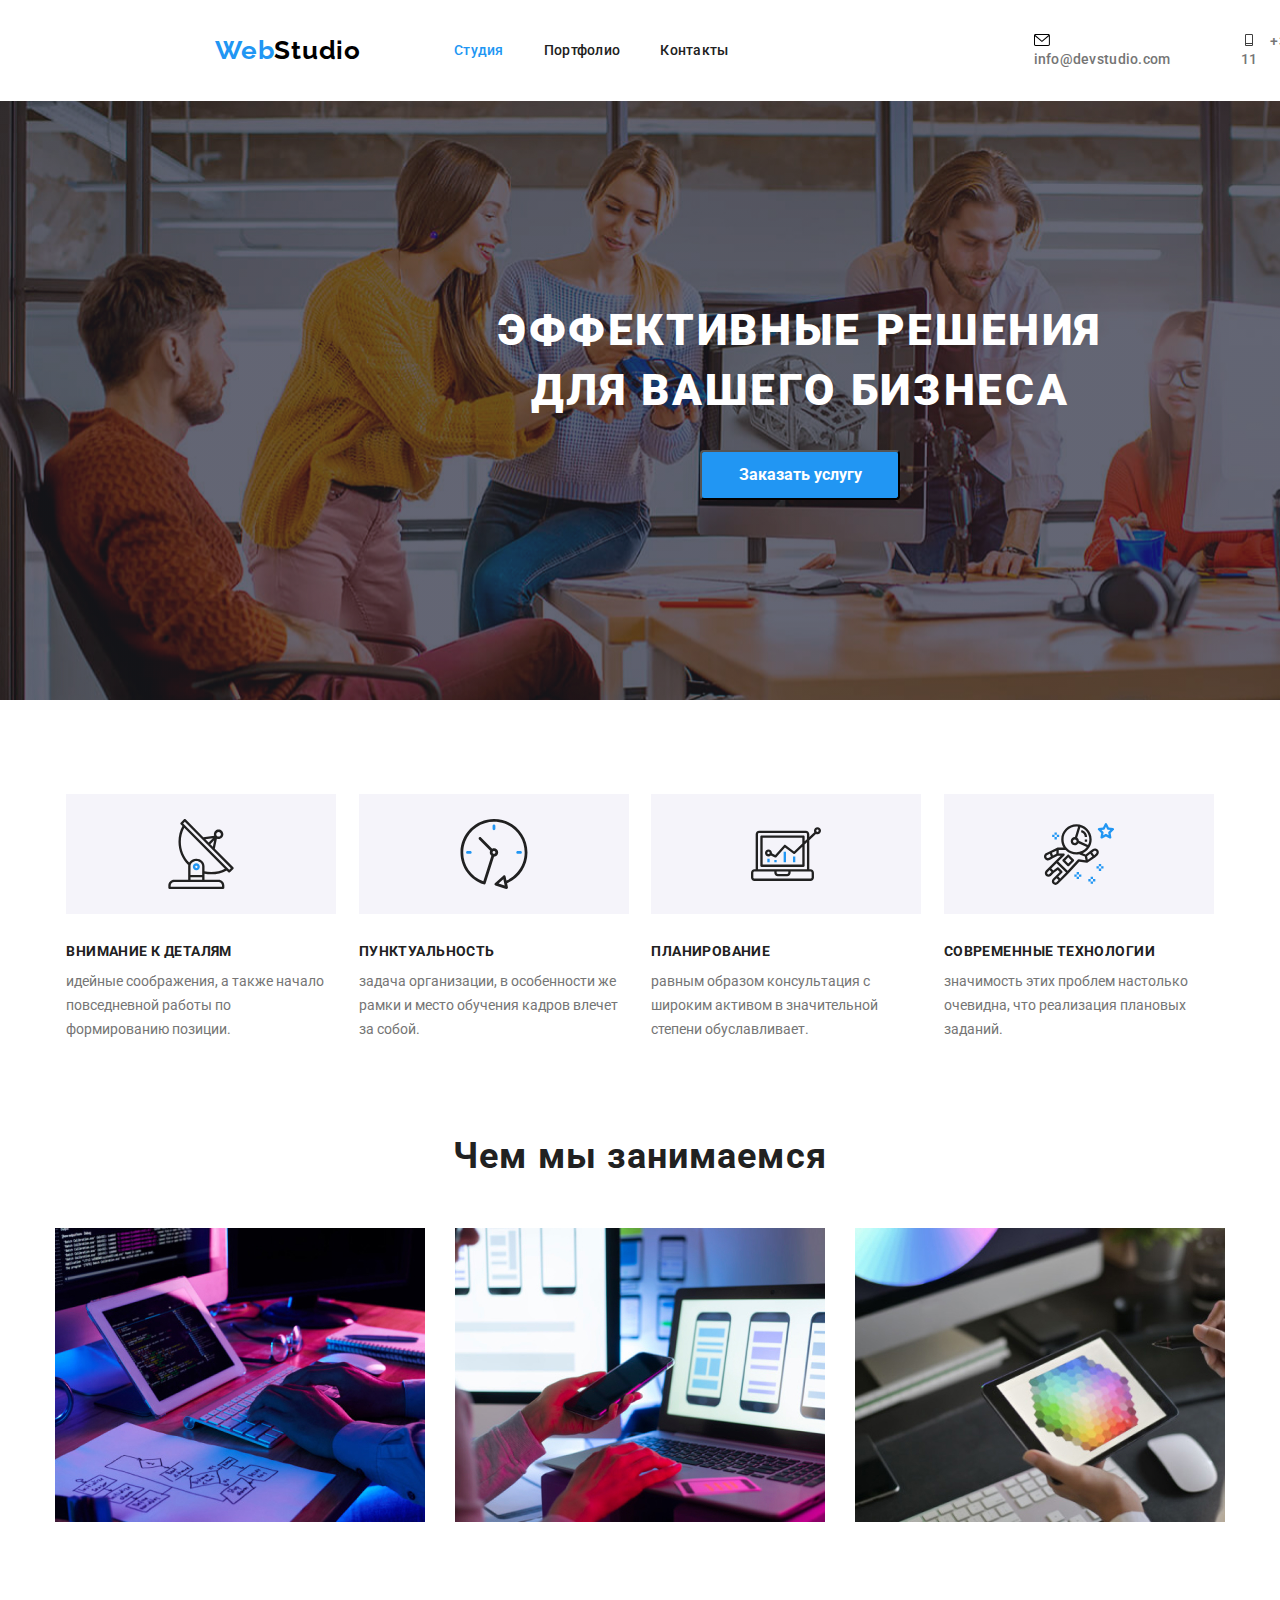
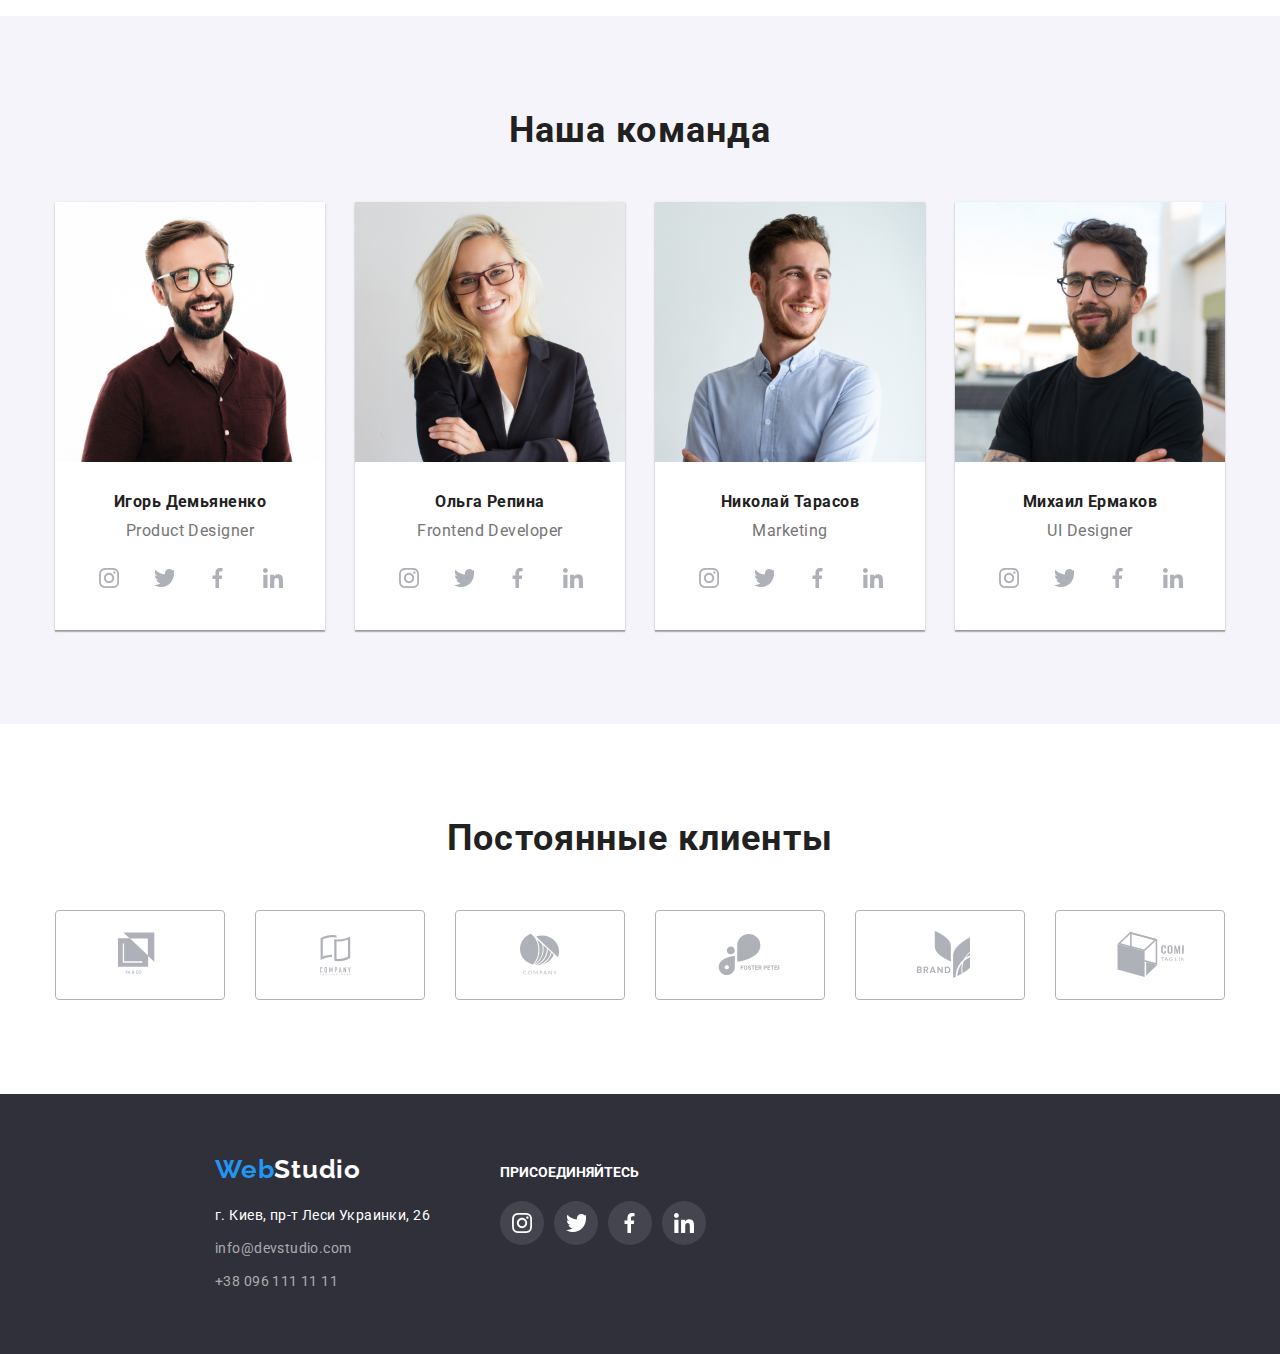
<file: index.html>
<!DOCTYPE html>
<html lang="ru">
<head>
    <meta charset="UTF-8">
    <meta name="viewport" content="width=device-width, initial-scale=1.0">
    <title>WebStudio</title>
    <link rel="stylesheet" href="https://cdnjs.cloudflare.com/ajax/libs/modern-normalize/1.0.0/modern-normalize.min.css" />
    <link rel="stylesheet" href="./css/styles.css">
    
    <link rel="preconnect" href="https://fonts.gstatic.com">
    <link
        href="https://fonts.googleapis.com/css2?family=Raleway:wght@400;700&family=Roboto:wght@400;500;700;900&display=swap"
        rel="stylesheet">
        
        <link href="https://fonts.googleapis.com/css2?family=Oleo+Script:wght@700&display=swap" rel="stylesheet">
</head>
<body>
<header class="header">
    <div class="header-container">
    <a class="main-title" href="./index.html">Web<span class="studio-word">Studio</span></a>
    <nav class="navigation-container">
        <ul class="navigation-set">
            <li><a class="navigation-studio" href="./index.html" target="_self">Студия</a></li>
            <li><a class="navigation-portfolio" href="./portfolio.html">Портфолио</a></li>
            <li><a class="navigation-contacts" href="./index.html">Контакты</a></li>
        </ul>
    </nav>
    <ul class="contacts">
        <li class="mail-contact">
    <a class="mail" href="mailto:info@devstudio.com">
        <svg class="icon-mail">
            <use href="./images/sprite.svg#icon-mail"></use>
        </svg>
        info@devstudio.com</a>
        </li>
        <li class="phone-contact">
        <a class="phone-number" href="tel:+380961111111">
            <svg class="icon-phone">
                <use href="./images/sprite.svg#icon-phone"></use>
            </svg>
        +38 096 111 11 11</a>
        </li>
    </ul>
    
    
    </div>
 </header>
 <main>
    <section class="first-section"> 
     <div class="container-first-section"><h1 class="first-title">Эффективные решения для вашего бизнеса</h1>
    </div>
    <button class="button-main" type="button">Заказать услугу</button>
    </section>
    <section class="features-section">
<ul class="features">
    <li class="feature-one">
        <div class="feature-box">
            <div class="bg-icon-feature-svg">
            <svg class="icon-features-svg" , width="70px" , height="70px" ;>
                <use href="./images/sprite.svg#icon-antenna">
                </use>
            </svg>
            </div>
            
            <h2 class="feature-title-one">Внимание к деталям</h2>

            <p class="feature-text-one">Идейные соображения, а также начало повседневной работы по формированию позиции.
            </p>
        </div>
    </li>
    <li class="feature-two">
        <div class="feature-box">
            <div class="bg-icon-feature-svg">
            <svg class="icon-features-svg" , width="70px" , height="70px" ;>
                <use href="./images/sprite.svg#icon-clock">
            
                </use>
            </svg>
            </div>
            
            <h2 class="feature-title-two">Пунктуальность</h2>

            <p class="feature-text-two">Задача организации, в особенности же рамки и место обучения кадров влечет за
                собой.</p>
        </div>
    </li>
    <li class="feature-three">
        <div class="feature-box">
            <div class="bg-icon-feature-svg">
            <svg class="icon-features-svg" , width="70px" , height="70px" ;>
                <use href="./images/sprite.svg#icon-diagram">
            
                </use>
            </svg>
            </div>
            
            <h2 class="feature-title-three">Планирование</h2>

            <p class="feature-text-three">Равным образом консультация с широким активом в значительной степени
                обуславливает.</p>
        </div>
    </li>
    <li class="feature-four">
        <div class="feature-box">
            <div class="bg-icon-feature-svg">
            <svg class="icon-features-svg" , width="70px" , height="70px" ;>
                <use href="./images/sprite.svg#icon-astronaut">
            
                </use>
            </svg>
            </div>
            
            <h2 class="feature-title-four">Современные технологии</h2>

            <p class="feature-text-four">Значимость этих проблем настолько очевидна, что реализация плановых заданий.
            </p>
        </div>
    </li>
</ul>
    </section>
    
    
     <section class="portfolio">
 <h3 class="portfolio-title-first">Чем мы занимаемся</h3>
   <ul class="images-set">
    <li class="images-point">
        <img src="images/1.jpg" width="370" height="294" alt="1">
    </li>
    <li class="images-point">
        <img src="images/2.jpg" width="370" height="294" alt="2">
    </li>
    <li class="images-point">
        <img src="images/3.jpg" width="370" height="294" alt="3">
    </li>
   </ul>
</section>
 <section class="team-container">
    <h4 class="team-title">Наша команда</h4>
        <ul class="team-set">
             <li class="team-imagine">
                <img src="./images/demyanenko.jpg" width="270" height="260" alt="Игорь Демьяненко">
                <div class="titles">
                    <p class="name-title-igor">Игорь Демьяненко</p>
                    <span class="span-title-one">Product Designer</span>
                    
                    <ul class="social-links">

                        <li class="social-item">
                            <a class="social-link" href="">
                                <svg class="social-icon">
                                    <use href="./images/sprite.svg#icon-instagram"></use>
                                </svg>
                            </a>
                         
                        </li>
                        <li class="social-item">
                            <a class="social-link" href="">
                                <svg class="social-icon">
                                    <use href="./images/sprite.svg#icon-twitter"></use>
                                </svg>
                            </a>
                        
                        </li>
                        <li class="social-item">
                            <a class="social-link" href="">
                                <svg class="social-icon">
                                    <use href="./images/sprite.svg#icon-facebook"></use>
                                </svg>
                            </a>
                        
                        </li>
                        <li class="social-item">
                            <a class="social-link" href="">
                                <svg class="social-icon">
                                    <use href="./images/sprite.svg#icon-linkedin"></use>
                                </svg>
                            </a>
                        
                        </li>
                    </ul>
                </div>
            </li>
             <li class="team-imagine">
                 <img src="./images/repina.jpg" width="270" height="260" alt="Ольга Репина">
                <div class="titles">
                    <p class="name-title-olga">Ольга Репина</p>
                    <span class="span-title-two">Frontend Developer</span>
                    <ul class="social-links">
                    
                        <li class="social-item">
                            <a class="social-link" href="">
                                <svg class="social-icon">
                                    <use href="./images/sprite.svg#icon-instagram"></use>
                                </svg>
                            </a>
                    
                        </li>
                        <li class="social-item">
                            <a class="social-link" href="">
                                <svg class="social-icon">
                                    <use href="./images/sprite.svg#icon-twitter"></use>
                                </svg>
                            </a>
                    
                        </li>
                        <li class="social-item">
                            <a class="social-link" href="">
                                <svg class="social-icon">
                                    <use href="./images/sprite.svg#icon-facebook"></use>
                                </svg>
                            </a>
                    
                        </li>
                        <li class="social-item">
                            <a class="social-link" href="">
                                <svg class="social-icon">
                                    <use href="./images/sprite.svg#icon-linkedin"></use>
                                </svg>
                            </a>
                    
                        </li>
                    </ul>
                </div> 
            </li>   
             <li class="team-imagine">
                 <img src="./images/tarasov.jpg" width="270" height="260" alt="Николай Тарасов">
                <div class="titles">
                    <p class="name-title-nikolay">Николай Тарасов</p>
                    <span class="span-title-three">Marketing</span>
                    <ul class="social-links">
                    
                        <li class="social-item">
                            <a class="social-link" href="">
                                <svg class="social-icon">
                                    <use href="./images/sprite.svg#icon-instagram"></use>
                                </svg>
                            </a>
                    
                        </li>
                        <li class="social-item">
                            <a class="social-link" href="">
                                <svg class="social-icon">
                                    <use href="./images/sprite.svg#icon-twitter"></use>
                                </svg>
                            </a>
                    
                        </li>
                        <li class="social-item">
                            <a class="social-link" href="">
                                <svg class="social-icon">
                                    <use href="./images/sprite.svg#icon-facebook"></use>
                                </svg>
                            </a>
                    
                        </li>
                        <li class="social-item">
                            <a class="social-link" href="">
                                <svg class="social-icon">
                                    <use href="./images/sprite.svg#icon-linkedin"></use>
                                </svg>
                            </a>
                    
                        </li>
                    </ul>
                </div> 
            </li>       
             <li class="team-imagine">
                 <img src="./images/yermakow.jpg" width="270" height="260" alt="Михаил Ермаков">
                <div class="titles">
                    <p class="name-title-mikhail">Михаил Ермаков</p>
                    <span class="span-title-four">UI Designer</span>
                    <ul class="social-links">
                    
                        <li class="social-item">
                            <a class="social-link" href="">
                                <svg class="social-icon">
                                    <use href="./images/sprite.svg#icon-instagram"></use>
                                </svg>
                            </a>
                    
                        </li>
                        <li class="social-item">
                            <a class="social-link" href="">
                                <svg class="social-icon">
                                    <use href="./images/sprite.svg#icon-twitter"></use>
                                </svg>
                            </a>
                    
                        </li>
                        <li class="social-item">
                            <a class="social-link" href="">
                                <svg class="social-icon">
                                    <use href="./images/sprite.svg#icon-facebook"></use>
                                </svg>
                            </a>
                    
                        </li>
                        <li class="social-item">
                            <a class="social-link" href="">
                                <svg class="social-icon">
                                    <use href="./images/sprite.svg#icon-linkedin"></use>
                                </svg>
                            </a>
                    
                        </li>
                    </ul>
                </div> 
            </li>
        </ul>
  
 </section>
 <div class="companies">
 <h5 class="clients-title">Постоянные клиенты</h5>
<ul class="companies-list">
    <li class="company-item">
        <a class="company-link" href="">
            <div class="company">
            <svg class="company-icon1">
                <use href="./images/sprite.svg#icon-logo1"></use>
            </svg>
            </div>
        </a>
    </li>
    <li class="company-item">
        <a class="company-link" href="">
            <div class="company">
                <svg class="company-icon2">
                    <use href="./images/sprite.svg#icon-logo2"></use>
                </svg>
            </div>
        </a>
    </li>
    <li class="company-item">
        <a class="company-link" href="">
            <div class="company">
                <svg class="company-icon3">
                    <use href="./images/sprite.svg#icon-logo3"></use>
                </svg>
            </div>
        </a>
    </li>
    <li class="company-item">
        <a class="company-link" href="">
            <div class="company">
                <svg class="company-icon4">
                    <use href="./images/sprite.svg#icon-logo4"></use>
                </svg>
            </div>
        </a>
    </li>
    <li class="company-item">
        <a class="company-link" href="">
            <div class="company">
                <svg class="company-icon5">
                    <use href="./images/sprite.svg#icon-logo5"></use>
                </svg>
            </div>
        </a>
    </li>
    <li class="company-item">
        <a class="company-link" href="">
            <div class="company">
                <svg class="company-icon6">
                    <use href="./images/sprite.svg#icon-logo6"></use>
                </svg>
            </div>
        </a>
    </li>
</ul>
 </div>
 
</main>
 <footer class="footer">
    <div class="footer-container">
        <a class="footer-main-title" href="./index.html">Web<span class="footer-studio-word">Studio</span></a>
        <address class="address">
            <ul class="footer-navigation-set">
                <li class="footer-navigation-point">
                    <a class="address-text" href="https://goo.gl/maps/xCqVMm954nqJxwLY9">г. Киев, пр-т Леси Украинки, 26</a>
                </li>
                <li class="footer-navigation-point">
                    <a class="mail-text" href="mailto:info@devstudio.com">info@devstudio.com</a>
                </li>
                <li class="footer-navigation-point">
                    <a class="phone-number-footer" href="tel:+380961111111">+38 096 111 11 11</a>
                </li>
            </ul>
        </address>
            <div class="footer-links-container">
                <p class="comeon">Присоединяйтесь</p>
                <ul class=footer-links>
                    <li class="social-item">
                        <a class="social-link" href="">
                            <svg class="social-icon-footer">
                                <use href="./images/sprite.svg#icon-instagram"></use>
                            </svg>
                        </a>
                
                    </li>
                    <li class="social-item">
                        <a class="social-link" href="">
                            <svg class="social-icon-footer">
                                <use href="./images/sprite.svg#icon-twitter"></use>
                            </svg>
                        </a>
                
                    </li>
                    <li class="social-item">
                        <a class="social-link" href="">
                            <svg class="social-icon-footer">
                                <use href="./images/sprite.svg#icon-facebook"></use>
                            </svg>
                        </a>
                        
                    </li>
                    <li class="social-item">
                        <a class="social-link" href="">
                            <svg class="social-icon-footer">
                                <use href="./images/sprite.svg#icon-linkedin"></use>
                            </svg>
                        </a>
                
                    </li>
                </ul>
            </div>
    </div> 
 </footer>
</body>
</html>
</file>
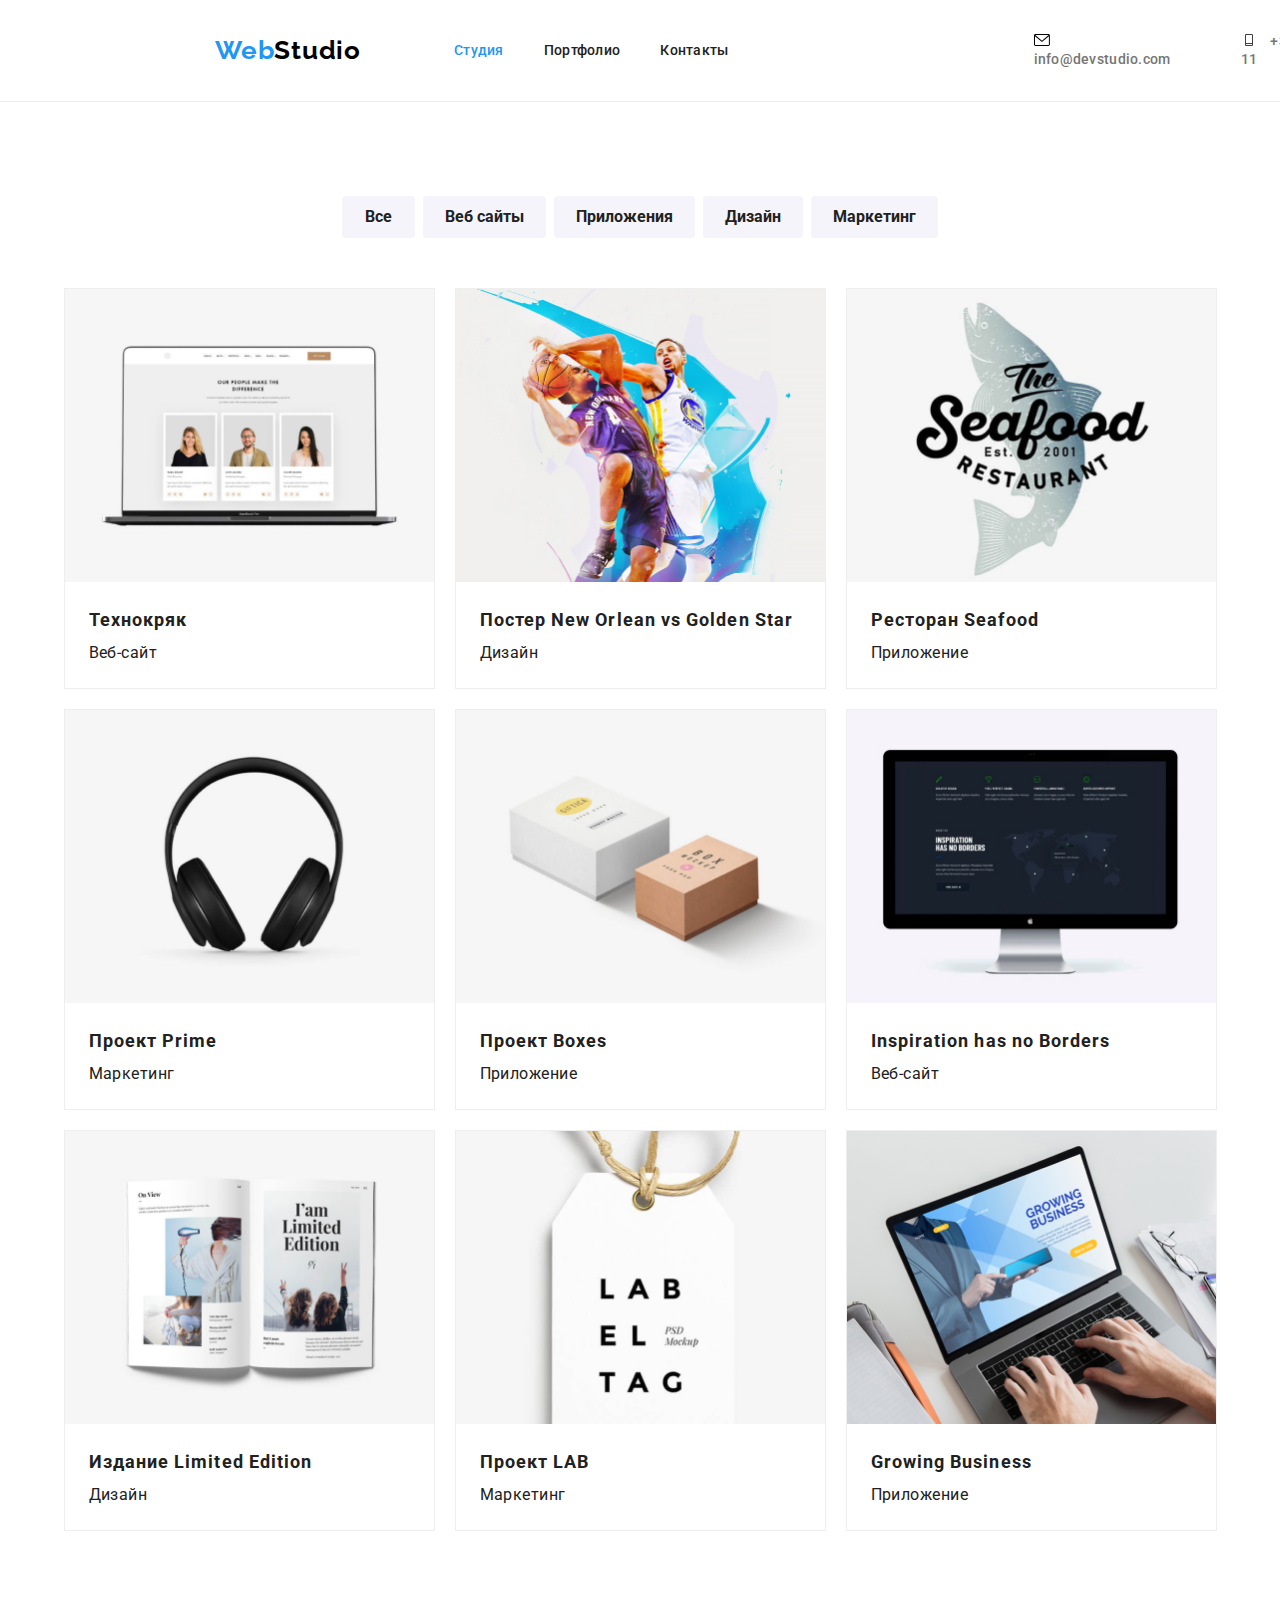
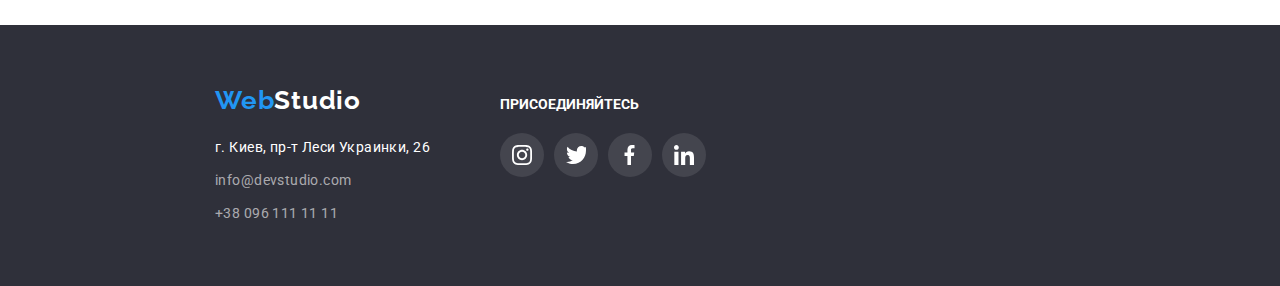
<file: portfolio.html>
<!DOCTYPE html>
<html lang="en">
<head>
    <meta charset="UTF-8">
    <meta name="viewport" content="width=device-width, initial-scale=1.0">
    <title>Portfolio</title>
    <link rel="stylesheet" href="https://cdnjs.cloudflare.com/ajax/libs/modern-normalize/1.0.0/modern-normalize.min.css" />
    <link rel="stylesheet" href="./css/styles.css">
    <link rel="preconnect" href="https://fonts.gstatic.com">
    
    <link
        href="https://fonts.googleapis.com/css2?family=Raleway:wght@400;700&family=Roboto:wght@400;500;700;900&display=swap"
        rel="stylesheet">
</head>
<body>
 <header class="header border">
    <div class="header-container">
        <a class="main-title" href="./index.html">Web<span class="studio-word">Studio</span></a>
        <nav class="navigation-container">
            <ul class="navigation-set">
                <li><a class="navigation-studio black" href="./index.html">Студия</a></li>
                <li><a class="navigation-portfolio blue" href="./portfolio.html">Портфолио</a></li>
                <li><a class="navigation-contacts" href="./index.html">Контакты</a></li>
            </ul>
        </nav>
<ul class="contacts">
    <li class="mail-contact">
        <a class="mail" href="mailto:info@devstudio.com">
            <svg class="icon-mail">
                <use href="./images/sprite.svg#icon-mail"></use>
            </svg>
            info@devstudio.com</a>
    </li>
    <li class="phone-contact">
        <a class="phone-number" href="tel:+380961111111">
            <svg class="icon-phone">
                <use href="./images/sprite.svg#icon-phone"></use>
            </svg>
            +38 096 111 11 11</a>
    </li>
</ul>
    </div>
    
 </header>
<main>
  <div class="portfolio-images-container">
    <a class="portfolio-title">
        <h1>Portfolio</h1>
    </a>
      <nav>
    <ul class="buttons-set">
        <li>
            <button class="button-portfolio" type="button">Все</button>
        </li>
        <li>
            <button class="button-portfolio" type="button">Веб сайты</button>
        </li>
        <li>
            <button class="button-portfolio" type="button">Приложения</button>
        </li>
        <li>
            <button class="button-portfolio" type="button">Дизайн</button>
        </li>
        <li>
            <button class="button-portfolio" type="button">Маркетинг</button>
        </li>
    </ul>
      </nav>

    <!-- photos-->
      <ul class="images-portfolio-set">
<li class="image-bg"><a class="link-image" href="./portfolio.html">
      <img src="./images/techduck.jpg" width="369" height="294" alt="Технокряк">
      <div class="box-image">
             <p><em class="name-image">Технокряк</em></p>
             <p class="second-name-image">Веб-сайт</p>
      </div></a>
</li>
 <li class="image-bg"><a class="link-image"  class="link-image"  href="./portfolio.html">
      <img src="./images/orlean.jpg" width="369" height="294" alt="Постер New Orlean vs Golden Star">
      <div class="box-image">
             <p><em class="name-image">Постер New Orlean vs Golden Star</em></p>
             <p class="second-name-image">Дизайн</p>
      </div></a>
</li>
 <li class="image-bg"><a class="link-image"  href="./portfolio.html">
       <img src="./images/seafood.jpg" width="369" height="294" alt="логотип Seafood">
       <div class="box-image">
             <p><em class="name-image">Ресторан Seafood</em></p>
             <p class="second-name-image">Приложение</p>
       </div></a>
</li>
 <li class="image-bg"><a class="link-image"  href="./portfolio.html">
       <img src="./images/prime.jpg" width="369" height="294" alt="товар Prime">
       <div class="box-image">
             <p><em class="name-image">Проект Prime</em></p>
             <p class="second-name-image">Маркетинг</p>
       </div></a>
</li>
 <li class="image-bg"><a class="link-image"  href="./portfolio.html">
       <img src="./images/boxes.jpg" width="369" height="294" alt="Пара коробок">
       <div class="box-image">
             <p><em class="name-image">Проект Boxes</em></p>
             <p class="second-name-image">Приложение</p>
       </div></a>
</li>
 <li class="image-bg"><a class="link-image"  href="./portfolio.html">
       <img src="./images/inspiration.jpg" width="369" height="294" alt="Карта без границ">
       <div class="box-image">
             <p><em class="name-image">Inspiration has no Borders</em></p>
             <p class="second-name-image">Веб-сайт</p>
       </div></a>
</li>
 <li class="image-bg"><a class="link-image"  href="./portfolio.html">
       <img src="./images/limited.jpg" width="369" height="294" alt="Издание">
       <div class="box-image">
             <p><em class="name-image">Издание Limited Edition</em></p>
             <p class="second-name-image">Дизайн</p>
       </div></a>
</li>
 <li class="image-bg"><a class="link-image"  href="./portfolio.html">
       <img src="./images/lab.jpg" width="369" height="294" alt="Проект LAB">
       <div class="box-image">
             <p><em class="name-image">Проект LAB</em></p>
             <p class="second-name-image">Маркетинг</p>
       </div></a>
</li>
 <li class="image-bg"><a class="link-image"  href="./portfolio.html">
       <img src="./images/business.jpg" width="369" height="294" alt="Бизнес рост">
       <div class="box-image">
             <p><em class="name-image">Growing Business</em></p>
             <p class="second-name-image">Приложение</p>
       </div></a>
 </li>
    </ul>
 </div>
 </main>
<footer class="footer">
    <div class="footer-container">
    <a class="footer-main-title" href="./index.html">Web<span class="footer-studio-word">Studio</span></a>
    <address class="address">
        <ul class="footer-navigation-set">
            <li class="footer-navigation-point">
                <a class="address-text" href="https://goo.gl/maps/xCqVMm954nqJxwLY9">г. Киев, пр-т Леси Украинки, 26</a>
            </li>
            <li class="footer-navigation-point">
                <a class="mail-text" href="mailto:info@devstudio.com">info@devstudio.com</a>
            </li>
            <li class="footer-navigation-point">
                <a class="phone-number-footer" href="tel:+380961111111">+38 096 111 11 11</a>
            </li>

        </ul>
    </address>
    <div class="footer-links-container">
        <p class="comeon">Присоединяйтесь</p>
        <ul class=footer-links>
            <li class="social-item">
                <a class="social-link" href="">
                    <svg class="social-icon-footer">
                        <use href="./images/sprite.svg#icon-instagram"></use>
                    </svg>
                </a>
    
            </li>
            <li class="social-item">
                <a class="social-link" href="">
                    <svg class="social-icon-footer">
                        <use href="./images/sprite.svg#icon-twitter"></use>
                    </svg>
                </a>
    
            </li>
            <li class="social-item">
                <a class="social-link" href="">
                    <svg class="social-icon-footer">
                        <use href="./images/sprite.svg#icon-facebook"></use>
                    </svg>
                </a>
    
            </li>
            <li class="social-item">
                <a class="social-link" href="">
                    <svg class="social-icon-footer">
                        <use href="./images/sprite.svg#icon-linkedin"></use>
                    </svg>
                </a>
    
            </li>
        </ul>
    </div>
    </div>
</footer>
</body>
</html>
</file>
<file: css/styles.css>
:root {
  font-family: "Roboto", "Raleway"; sans-serif;
  
  a {text-decoration: none;}
  --accent-color: #2196F3;
  --second-text-color: #757575;
  --button-color: #ffffff;
  --main-font: "Roboto", sans-serif;
  --secondary-font: "Raleway"; sans-serif;
  
  --accent-fill: #AFB1B8;
}
*,
*::before,
*::after {
  border: solid 1px color:darkred;
}

li {

 list-style-type: none; 
}
  
*,
*::before,
*::after{
box-sizing: border-box;

}
*,
*::before,
*::after{
margin: auto;


}

html {
width: 100%;
max-width: 100%;
overflow-x: hidden;
 
}
h1,
h2,
h3,
h4,
h5,
h6,
p {
  margin: 0;
}
ul,
ol {
  list-style: none;
  padding: 0;
  margin: 0;
}
body{
  font-family: var(--main-font);
  color: #000000;
  font-style: normal;
  
}
*,
*::before,
*::after {
  margin: 0px;
  padding: 0px;
  
}
*,
*::before,
*::after{
  text-decoration: none;
}
img {
  display: block;
  max-width: 100%;
  height: auto;
}


.features-section,
.portfolio,
.team-container{
  min-width: 1170px;
}
.header,
.first-section,
.footer{
  min-width: 1600px;
  
}
/*--------header-------*/
.header {
 
  margin: auto;
  
  justify-content: center;
  display: flex;
  
  padding-top: 32px;
  padding-bottom: 32px;
  
}
.header-container {
  display: flex;
  align-items: center;
  justify-content: center;

  margin-left: 215px;
  margin-right: 215px;

}
.border{ 
 
border-bottom: 1px solid #ECECEC;
}


/*title*/
.main-title {
  
  font-family: var(--secondary-font), oleo-script;
  font-weight: 700;
  line-height: 1.19;
  
 
  font-size: 26px;
  letter-spacing: 0.03em;
  color: #2196F3;
  text-decoration: none;
}
.studio-word {
  color: black;
}
/*navigation*/
.navigation-container {
  display: flex;
  align-items: center;
  
}
.navigation-set {
  display: flex;
justify-content: center;

margin-right: 305px;
}


.header .main-title {
  margin-right: 93px;
}
.navigation-studio,
.navigation-portfolio {
margin-right: 40px;
}
.blue:visited {
  color: #2196F3;
}
.black:visited {
  color:#212121
}
.header .mail {
margin-right: 50px;
}
.icon-mail,
.icon-phone {
  width: 16px;
  height: 12px;
  margin-right: 10px;
  
}
.contacts {
  display: flex;
  
}
.mail-contact,
.phone-contact {
  display:inline;
 
}




.portfolio-title {
display: none;
}
.portfolio {
  display: block;
  align-items: center;
 
  
 justify-content: center;
  margin: auto;
  padding-bottom: 94px;
  padding-top: 94px;
}

.portfolio-images-container {
 display: flex;
  
  
  width: 1200px;
  
  align-items: center;
  justify-content: center;
 margin: auto;

padding-top: 94px;
padding-bottom: 94px;
 flex-direction: column;

 
}

.images-portfolio-set {
  display: flex;
  flex-wrap: wrap;
 min-width: 1200px;
  justify-content: center;
  margin: auto;
margin-top: -20px;
  margin-left: -20px;
}
.image-bg {
 margin-left: 20px;
margin-top: 20px;
  background-color:#ffffff;
  border: 1px solid #EEEEEE;
  
}
.image-bg:hover{
box-shadow: 0px 1px 1px
   rgba(0, 0, 0, 0.12),
    0px 4px 4px rgba(0, 0, 0, 0.06),
     1px 4px 6px rgba(0, 0, 0, 0.16);
}
.image-bg:focus{
box-shadow: 0px 1px 1px
   rgba(0, 0, 0, 0.12),
    0px 4px 4px rgba(0, 0, 0, 0.06),
     1px 4px 6px rgba(0, 0, 0, 0.16);
}

.link-image:hover,
.link-image:focus {
  box-shadow: 0px 1px 1px
   rgba(0, 0, 0, 0.12),
    0px 4px 4px rgba(0, 0, 0, 0.06),
     1px 4px 6px rgba(0, 0, 0, 0.16);
}
.box-image {
 
  padding-top: 20px;
  padding-bottom: 20px;
  padding-left: 24px;
  padding-right: 24px;
  
}
.name-image{
  
  font-family: Roboto;
  font-style: normal;
  font-weight: 700;
  font-size: 18px;
  line-height: 200%;
 color: #212121;
  
  letter-spacing: 0.06em;
}
.second-name-image {
  
  font-family: Roboto;
  font-style: normal;
  font-weight: 400;
  font-size: 16px;
  line-height: 187%;
  letter-spacing: 0.03em;
  color: #212121;
  
}

.navigation-studio,
.navigation-portfolio,
.navigation-contacts,
.mail,
.phone-number {
  font-weight: 500;
  
  font-size: 14px;
  text-decoration: none;
  line-height: 1.14;
  letter-spacing: 0.02em;
}
.mail {
  
  color: #757575;
}
.phone-number {
 
  color: #757575;
  
}
.navigation-studio {
  width: 49px;
  color:#2196F3;
}
.navigation-portfolio {
  width: 77px;
  color: #212121;
}
.navigation-contacts {
  width: 68px;
  color: #212121;
}
.navigation-studio:hover,
.navigation-portfolio:hover,
.navigation-contacts:hover,
.navigation-studio:focus,
.navigation-portfolio:focus,
.navigation-contacts:focus,
.mail:hover,
.mail:focus,
.phone-number:hover,
.phone-number:focus,
.icon-mail:hover,
.icon-mail:focus,
.icon-phone:hover,
.icon-phone:focus {
  text-decoration: none;
  color: #2196F3;
  cursor: pointer;
  fill: #2196F3;
}
.mail:hover > .icon-mail,
.mail:focus > .icon-mail,
.phone-number:hover > .icon-phone,
.phone-number:focus > .icon-phone {
  
 
}


.navigation-studio:active{
  color: #2196F3;
}
.mail:hover,
.mail:focus,
.mail:active,
.address-text,
.mail-text,
.phone-number,
.phone-number-footer {
  text-decoration: none;
  cursor: pointer;
  
}

.navigation-set,
.features-points,
.images-set,
.team-set,
.buttons-set,
.images-portfolio-set,
.footer-navigation-set {
  list-style: none; 
  color: inherit;
}

/*---header end---*/
/*----first section---*/
.first-section {
  align-items: center;
  display: flex;
  
 background-image: linear-gradient(rgba(47, 48, 58, 0.4), rgba(47, 48, 58, 0.4)), url(../images/mainimg.jpg);
 background-repeat: no-repeat;
 background-size: cover;
  justify-content: center;
  margin: auto;
  background-color: #2f303a;
  flex-direction: column;
  padding-top: 200px;
  padding-bottom: 200px;
}
.container-first-section .first-title{
  display: flex;
  justify-content: center;
  width: 696px;
 align-items: center;
  
  text-align: center;
  font-style: normal;
  font-weight: 900;
  font-family: var(--main-font);
  font-size: 44px;
  line-height: 1.36;
  letter-spacing: 0.06em;
  
  text-transform: uppercase;
  color: #ffffff;
  
}
.button-main {
  width: 200px;
  min-height: 50px;
  background: #2196F3;
  font-weight: bold;
  line-height: 1.88;
  border-radius: 4px;
  margin-top: 30px;
  
  text-align: center;
  align-items: center;
  color: #ffffff;
  cursor: pointer;
}
.buttons-set {
  display: flex;
  justify-content: center;
  margin-bottom: 50px;
  
}
.button-portfolio {
  min-width: 73px;
  
  background: #F5F4FA;
  font-weight: bold;
  line-height: 1.88;
  border-radius: 4px;
  padding-left: 22px;
  padding-right: 22px;
  padding-top: 6px;
  padding-bottom: 6px;
  color: #212121;
  cursor: pointer;
  border: none;
  margin-left: 4px;
  margin-right: 4px;
}


.button-main:active,
.button-main:hover,
.button-main:focus,
.button-portfolio:active,
.button-portfolio:hover,
.button-portfolio:focus {
background: #2196F3;
color: var(--button-color);
}
/*---------*/
/*----features---*/
.features-section{
  display: flex;
  justify-content: center;
}
.features {
margin: auto;
 align-items: center;
 display: flex;
 justify-content: space-around;
 list-style-type: none;
 width: 1170px;
 padding-top: 94px;

}
.features-points{
 
  display: flex;
  justify-content: space-between;
  
}
.feature-points:not(:last-child){
  
}
.icon-features-svg {


}
.bg-icon-feature-svg{
  display: flex;
  width: 270px;
  height: 120px;
  align-items: center;
  justify-content: center;
  background-color: #F5F4FA;
  margin-bottom: 30px;
}
.feature-box {
 
  width: 270px;
}
.feature-title-one,
.feature-title-two,
.feature-title-three,
.feature-title-four { 
  
  font-size: 14px;
  font-weight: 700;
  line-height: 1.14;
  letter-spacing: 0.03em;
  text-transform: uppercase;
  color: #212121;
}


.feature-text-one,
.feature-text-two,
.feature-text-three,
.feature-text-four {
   
 display: flex;


  margin-top: 10px;
  font-weight: 400;
  line-height: 1.71;
  font-size: 14px;
  font-style: normal;
  text-transform: lowercase;
  letter-spacing: 0,03em;
  color: var(--second-text-color)
}
/*----features end---*/
/*----portfolio-----*/
.portfolio-container {
  margin: auto;
  min-width: 1600px;
  background-color: #ffffff;
}
.portfolio-title-first,
.team-title,
.clients-title {
  margin: auto;
  font-size: 36px;
  line-height: 1.16;
  letter-spacing: 0.03em;
  text-align: center;
  
 
  color: #212121;
}
.portfolio-title-first{
  margin-bottom: 50px;
}
.portfolio-title{
  
  justify-content: center;
}
.images-set {
 margin-left: 215px;
 margin-right: 215px;
 margin: auto;
  display: flex;
  align-items: center;
 justify-content: center;
 

}

.images-point:not(:last-child){
  padding-right: 30px;
}
/*team*/
.team-container {
  display: flex;
  flex-direction: column;
  justify-content: center;
 align-items: center;
  
padding-top: 94px;
padding-bottom: 94px;
  background: #F5F4FA;
  
 
}
.team-title {

  
  
}
.team-set{
  
  display: flex;
 
 
}
.team-imagine{
  display: flex;
  flex-direction: column;


  margin-top: 50px;
  
  background: #ffffff;
  box-shadow: 0px 1px 3px
   rgba(0, 0, 0, 0.12), 
   0px 1px 1px rgba(0, 0, 0, 0.14),
    0px 2px 1px rgba(0, 0, 0, 0.2);
}
.team-imagine:not(:last-child){
  margin-right: 30px;
}
.titles{
  display: flex;
  flex-direction: column;
  justify-content: space-around;
  
  margin-top: 30px;
  margin-bottom: 30px;
}
.name-title-igor,
.name-title-olga,
.name-title-nikolay,
.name-title-mikhail {
 
  font-weight: bold;
  font-size: 16px;
  line-height: 1.19;
  letter-spacing: 0.03em;
  text-align: center;
  
  color: #212121;
}
.span-title-one,
.span-title-two,
.span-title-three,
.span-title-four {
  
  font-size: 16px;
  line-height: 1.19;
  letter-spacing: 0.03em;
 margin-top: 10px;
  text-align: center;
  margin-bottom: 16px;
  color: var(--second-text-color);
}
.social-links{
display: flex;
justify-content: space-between;
 padding-left: 32px;
  padding-right: 30px;
}
.social-link{
  display: flex;
align-items: center;
justify-content: center;
width: 44px;
height: 44px;
border-radius: 50%;
fill: #AFB1B8;
}
.social-link:hover .social-icon,
.social-link:focus .social-icon {
  fill: #fff;
}
.social-link:hover,
.social-link:focus{
  background-color: #2196F3;
}
.social-icon{
  width: 20px;
  height: 20px;
}
.companies{

 
  width: 1170px;
 
  margin: auto;
  margin-bottom: 94px;
  margin-top: 94px;
  
}
.clients-title {
  margin-bottom: 50px;
}
.companies-list{
  display: flex;
  align-items: center;
  justify-content: space-between;
 
}

.company{
  display: flex;
align-items: center;
justify-content: center;
 width: 170px;
  height: 90px;
  border: 1px solid #AFB1B8;
  border-radius: 4px;
}
.company-link:hover,
.company-link:focus {
  border-color: #2196F3;
}
.company-link:hover .company-icon1,
.company-link:focus .company-icon1 {
fill: #2196F3;
}
.company-link:hover .company-icon2,
.company-link:focus .company-icon2 {
fill: #2196F3;
}
.company-link:hover .company-icon3,
.company-link:focus .company-icon3 {
fill: #2196F3;
}
.company-link:hover .company-icon4,
.company-link:focus .company-icon4 {
fill: #2196F3;
}
.company-link:hover .company-icon5,
.company-link:focus .company-icon5 {
fill: #2196F3;
}
.company-link:hover .company-icon6,
.company-link:focus .company-icon6 {
fill: #2196F3;
}

.company-link:hover:nth-child(1),
.company-link:focus:nth-child(1){
border-color: #2196F3;
}
.company-icon1 {
  width: 44.27px;
  height: 49.23px;
  fill: var(--accent-fill);
}
.company-icon2 {
  width: 40px;
  height: 52px;
  fill: var(--accent-fill);
}
.company-icon3{
  width: 41px;
  height: 42.6px;
  fill: var(--accent-fill);
}
.company-icon4 {
  width: 79.46px;
  height: 42.02px;
  fill: var(--accent-fill);
}
.company-icon5 {
  width: 59px;
  height: 47px;
  fill: var(--accent-fill);
}
.company-icon6{
  width: 88.48px;
  height: 45.44px;
  fill: var(--accent-fill);
}


/*FOOTER*/
.footer {
  
  display: flex;
   align-items: center;
  justify-content: center;
  margin: auto;
  margin-bottom: auto;

  padding-top: 60px;
 padding-bottom: 60px;
  background: #2f303a;
}
.footer-container {
 display: inline-block;

padding-left: 215px;
  min-width: 1600px;
margin: auto;
 
 
}
.footer-navigation-set {
  display: inline-block;
 float:left;

 flex-direction: column;
 margin-top: 20px;
}
.footer-studio-word {
  color: #ffffff;
}
.footer-main-title{
  
  font-weight: 700;
  
  font-style: normal;
 
  color: #2196F3;
  font-family: var(--secondary-font), oleo-script;
  text-decoration: none;
  line-height: 1.19;
  font-style: bold;
 
  font-size: 26px;
  letter-spacing: 0.03em;
}

.footer-navigation-point:not(:last-child){
  margin-bottom: 9px;
}
.address {
  
  font-style: normal;
}
.address-text {
  font-size: 14px;
  line-height: 1.71;
  letter-spacing: 0.03em;
  color: #ffffff;
}
.mail-text {
  font-weight: normal;
  font-size: 14px;
  line-height: 1.71;
  letter-spacing: 0.03em;
  color: rgba(255, 255, 255, 0.6);
}
.phone-number-footer {
  font-weight: normal;
  font-size: 14px;
  line-height: 1.71;
  letter-spacing: 0.03em;
  
 
  color:rgba(255, 255, 255, 0.6);
}



.footer-links-container{

display: inline-block;

margin-top: -20px;
  
margin-left: 70px;
 
min-width: 206px;





}
.comeon{
  font-family: var(--main-font);
  font-weight: 700;
  font-style: normal;
  font-size: 14px;
  line-height: 1.17;
  letter-spacing: 3%;
  text-transform: uppercase;
  color: #FFFFFF;
  margin-bottom: 20px;
 
}
.footer .footer-links {
  display: flex;
  
  align-items: center;
  justify-content: space-between;
  
}
.footer .footer-links:not(:last-child){
  
}
.footer .social-link{
  border-radius: 50%;
  background: rgba(255, 255, 255, 0.1);
  
}
.social-icon-footer {
   width: 20px;
  height: 20px;
 fill: #fff;
 margin: 0 auto;
}
.social-link:hover,
.social-link:focus{
background-color:  #2196F3;

}
</file>
